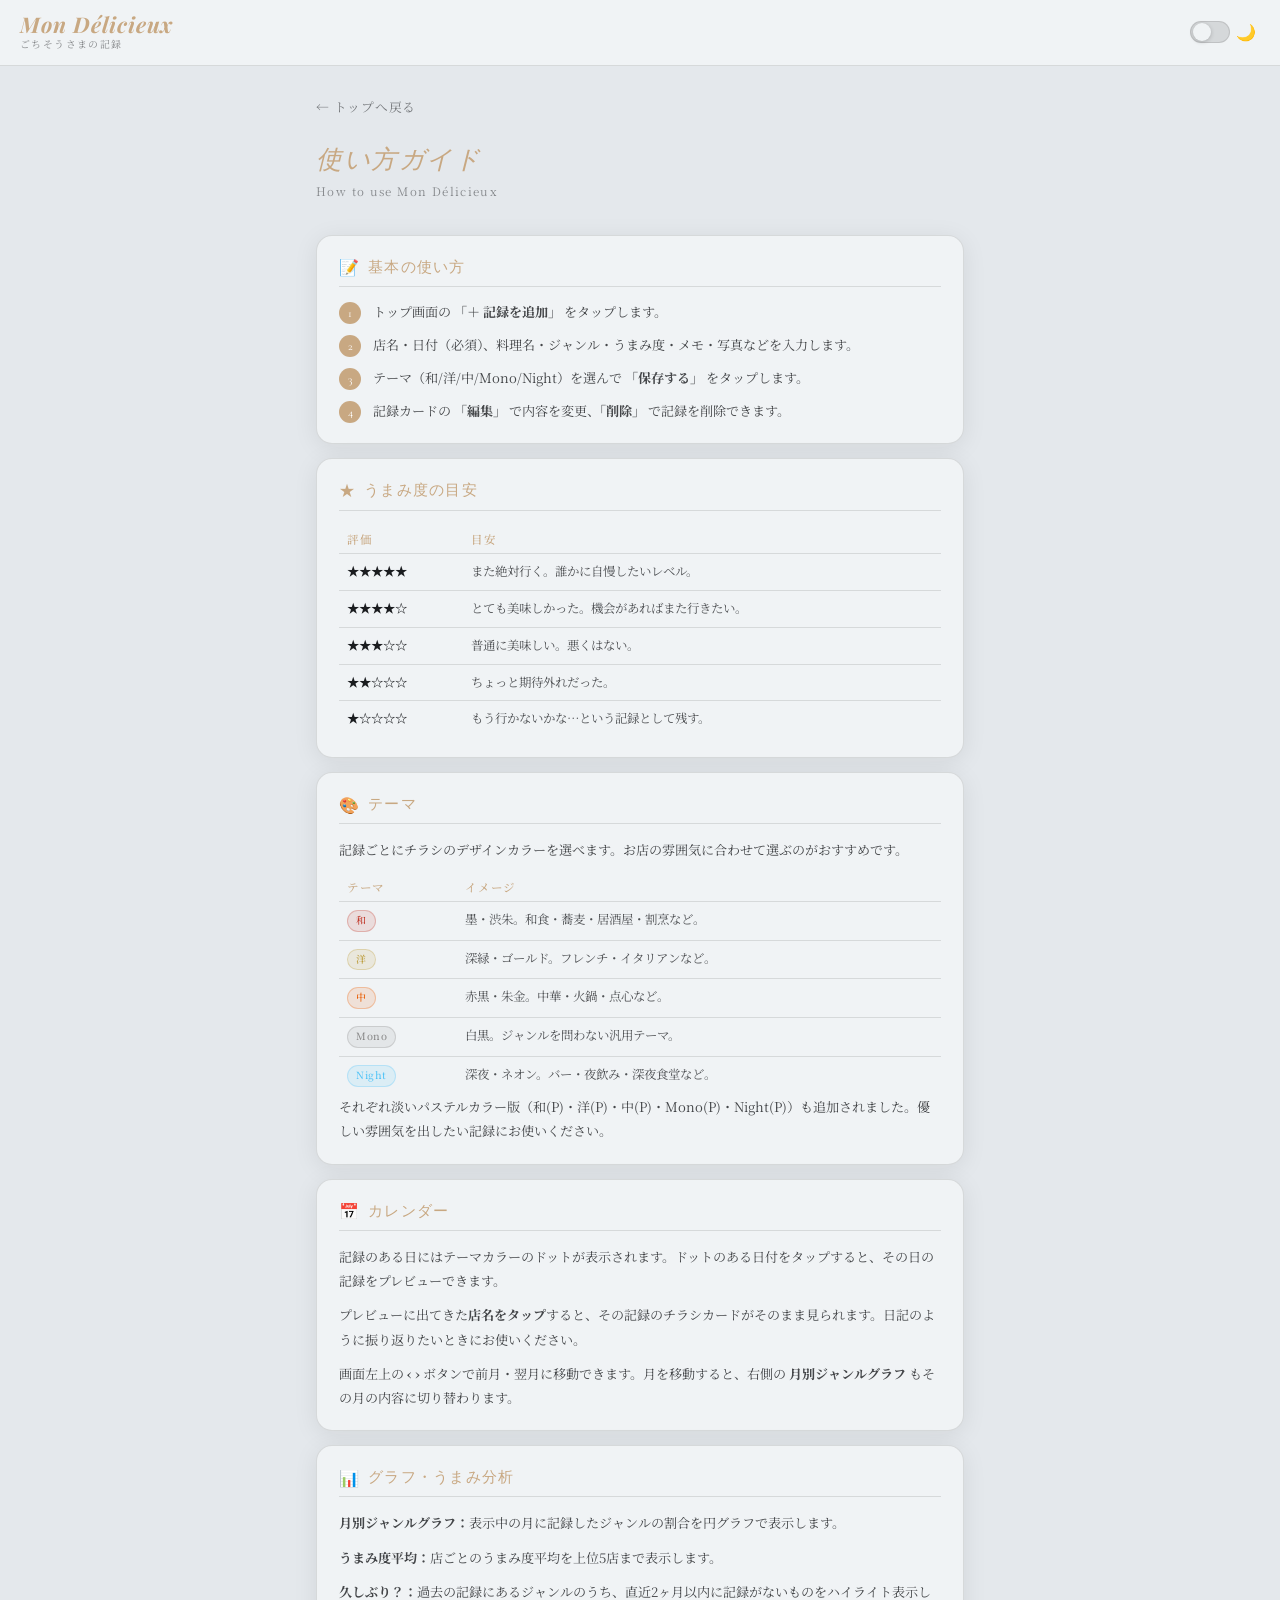
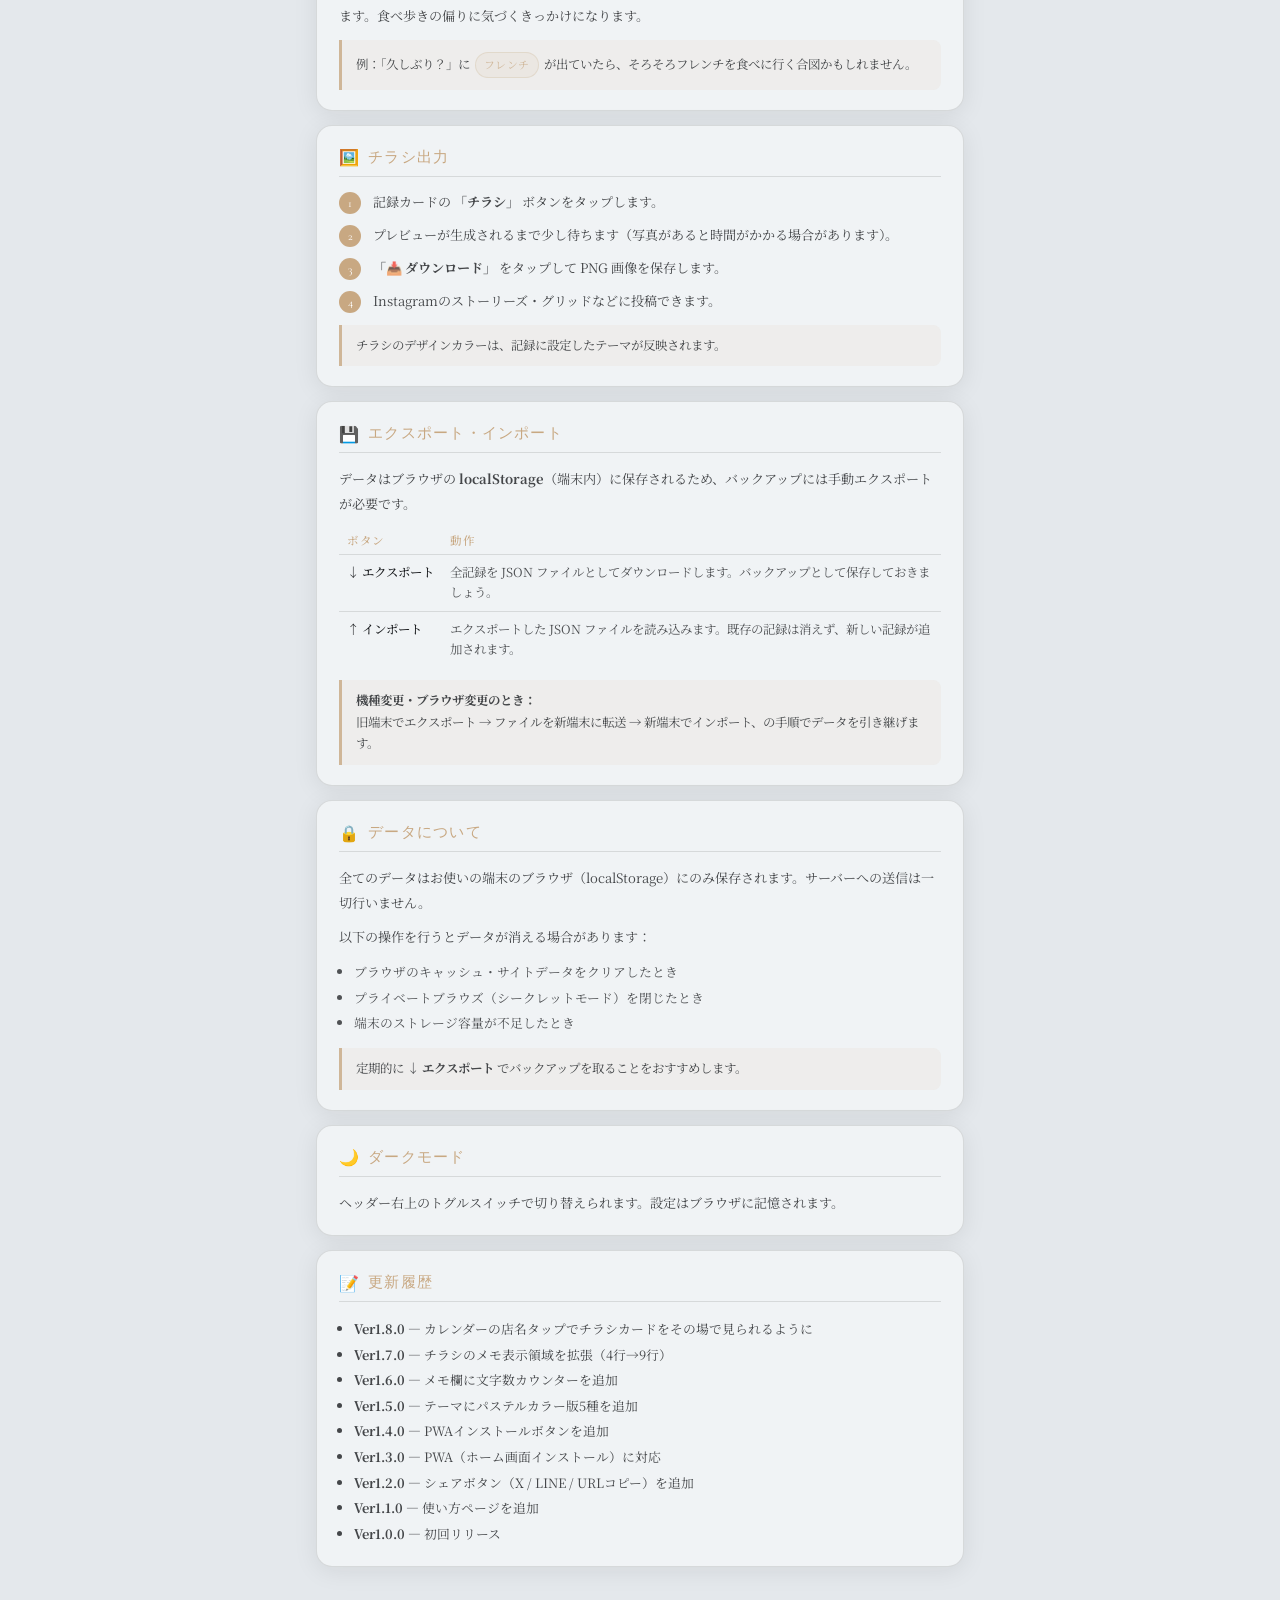
<file: help.html>
<!DOCTYPE html>
<html lang="ja" data-theme="light">
<head>
  <meta charset="UTF-8">
  <meta name="viewport" content="width=device-width, initial-scale=1.0, maximum-scale=1.0">
  <title>使い方 — Mon Délicieux</title>
  <link rel="preconnect" href="https://fonts.googleapis.com">
  <link rel="preconnect" href="https://fonts.gstatic.com" crossorigin>
  <link href="https://fonts.googleapis.com/css2?family=Noto+Serif+JP:wght@300;400;500;700&family=Playfair+Display:ital,wght@0,400;0,700;1,400&family=Cormorant+Garamond:wght@300;400&display=swap" rel="stylesheet">
  <link rel="stylesheet" href="style.css">
  <style>
    .help-main {
      max-width: 680px;
      margin: 0 auto;
      padding: 28px 16px 80px;
    }

    .help-back {
      display: inline-flex;
      align-items: center;
      gap: 6px;
      font-size: 0.8rem;
      color: var(--text);
      opacity: 0.55;
      text-decoration: none;
      letter-spacing: 0.06em;
      margin-bottom: 24px;
      transition: opacity 0.2s;
    }

    .help-back:hover { opacity: 1; }

    .help-page-title {
      font-family: var(--font-display);
      font-size: 1.6rem;
      font-weight: 400;
      font-style: italic;
      color: var(--accent);
      letter-spacing: 0.06em;
      margin-bottom: 6px;
    }

    .help-page-sub {
      font-size: 0.72rem;
      color: var(--text);
      opacity: 0.45;
      letter-spacing: 0.12em;
      margin-bottom: 36px;
    }

    .help-section {
      background: var(--surface);
      border-radius: var(--radius);
      border: 1px solid var(--border);
      box-shadow: var(--shadow);
      padding: 20px 22px;
      margin-bottom: 14px;
      transition: background 0.2s;
    }

    .help-section-title {
      font-family: var(--font-display);
      font-size: 0.95rem;
      font-weight: 400;
      color: var(--accent);
      letter-spacing: 0.08em;
      margin-bottom: 14px;
      padding-bottom: 8px;
      border-bottom: 1px solid var(--border);
      display: flex;
      align-items: center;
      gap: 8px;
    }

    .help-section-icon {
      font-size: 1rem;
    }

    .help-p {
      font-size: 0.82rem;
      line-height: 1.85;
      color: var(--text);
      opacity: 0.8;
      margin-bottom: 10px;
    }

    .help-p:last-child { margin-bottom: 0; }

    .help-steps {
      list-style: none;
      display: flex;
      flex-direction: column;
      gap: 10px;
    }

    .help-step {
      display: flex;
      gap: 12px;
      align-items: flex-start;
    }

    .step-num {
      flex-shrink: 0;
      width: 22px;
      height: 22px;
      background: var(--accent);
      color: #fff;
      border-radius: 50%;
      display: flex;
      align-items: center;
      justify-content: center;
      font-family: var(--font-num);
      font-size: 0.72rem;
      margin-top: 1px;
    }

    .step-text {
      font-size: 0.82rem;
      line-height: 1.75;
      color: var(--text);
      opacity: 0.8;
    }

    .help-table {
      width: 100%;
      border-collapse: collapse;
      font-size: 0.78rem;
      margin-top: 4px;
    }

    .help-table th {
      text-align: left;
      font-weight: 500;
      color: var(--accent);
      padding: 6px 8px;
      border-bottom: 1px solid var(--border);
      letter-spacing: 0.06em;
      font-size: 0.72rem;
    }

    .help-table td {
      padding: 8px 8px;
      border-bottom: 1px solid var(--border);
      color: var(--text);
      opacity: 0.75;
      line-height: 1.6;
      vertical-align: top;
    }

    .help-table tr:last-child td { border-bottom: none; }

    .help-table td:first-child {
      font-weight: 500;
      opacity: 1;
      white-space: nowrap;
    }

    .help-badge {
      display: inline-block;
      font-size: 0.62rem;
      padding: 2px 8px;
      border-radius: 20px;
      letter-spacing: 0.06em;
      font-weight: 500;
      vertical-align: middle;
    }

    .help-note {
      background: rgba(200, 168, 130, 0.1);
      border-left: 3px solid var(--accent);
      border-radius: 0 var(--radius-sm) var(--radius-sm) 0;
      padding: 10px 14px;
      font-size: 0.78rem;
      line-height: 1.75;
      color: var(--text);
      opacity: 0.8;
      margin-top: 12px;
    }

    .help-tag {
      display: inline-block;
      background: rgba(200, 168, 130, 0.12);
      border: 1px solid rgba(200, 168, 130, 0.3);
      color: var(--accent);
      border-radius: 20px;
      padding: 2px 8px;
      font-size: 0.68rem;
      letter-spacing: 0.04em;
      margin: 2px;
    }
  </style>
</head>
<body>

  <!-- ヘッダー -->
  <header class="app-header">
    <div class="header-logo">
      <span class="logo-main">Mon Délicieux</span>
      <span class="logo-sub">ごちそうさまの記録</span>
    </div>
    <button class="dark-toggle" id="dark-toggle" aria-label="ダークモード切替">
      <span class="toggle-track"><span class="toggle-thumb"></span></span>
      <span class="toggle-icon" id="toggle-icon">🌙</span>
    </button>
  </header>

  <main class="help-main">

    <a href="index.html" class="help-back">← トップへ戻る</a>

    <h1 class="help-page-title">使い方ガイド</h1>
    <p class="help-page-sub">How to use Mon Délicieux</p>

    <!-- 基本の使い方 -->
    <div class="help-section">
      <h2 class="help-section-title">
        <span class="help-section-icon">📝</span> 基本の使い方
      </h2>
      <ol class="help-steps">
        <li class="help-step">
          <span class="step-num">1</span>
          <span class="step-text">トップ画面の <strong>「＋ 記録を追加」</strong> をタップします。</span>
        </li>
        <li class="help-step">
          <span class="step-num">2</span>
          <span class="step-text">店名・日付（必須）、料理名・ジャンル・うまみ度・メモ・写真などを入力します。</span>
        </li>
        <li class="help-step">
          <span class="step-num">3</span>
          <span class="step-text">テーマ（和/洋/中/Mono/Night）を選んで <strong>「保存する」</strong> をタップします。</span>
        </li>
        <li class="help-step">
          <span class="step-num">4</span>
          <span class="step-text">記録カードの <strong>「編集」</strong> で内容を変更、<strong>「削除」</strong> で記録を削除できます。</span>
        </li>
      </ol>
    </div>

    <!-- うまみ度 -->
    <div class="help-section">
      <h2 class="help-section-title">
        <span class="help-section-icon">★</span> うまみ度の目安
      </h2>
      <table class="help-table">
        <thead>
          <tr>
            <th>評価</th>
            <th>目安</th>
          </tr>
        </thead>
        <tbody>
          <tr>
            <td>★★★★★</td>
            <td>また絶対行く。誰かに自慢したいレベル。</td>
          </tr>
          <tr>
            <td>★★★★☆</td>
            <td>とても美味しかった。機会があればまた行きたい。</td>
          </tr>
          <tr>
            <td>★★★☆☆</td>
            <td>普通に美味しい。悪くはない。</td>
          </tr>
          <tr>
            <td>★★☆☆☆</td>
            <td>ちょっと期待外れだった。</td>
          </tr>
          <tr>
            <td>★☆☆☆☆</td>
            <td>もう行かないかな…という記録として残す。</td>
          </tr>
        </tbody>
      </table>
    </div>

    <!-- テーマ -->
    <div class="help-section">
      <h2 class="help-section-title">
        <span class="help-section-icon">🎨</span> テーマ
      </h2>
      <p class="help-p">記録ごとにチラシのデザインカラーを選べます。お店の雰囲気に合わせて選ぶのがおすすめです。</p>
      <table class="help-table">
        <thead>
          <tr><th>テーマ</th><th>イメージ</th></tr>
        </thead>
        <tbody>
          <tr>
            <td><span class="help-badge badge-wa">和</span></td>
            <td>墨・渋朱。和食・蕎麦・居酒屋・割烹など。</td>
          </tr>
          <tr>
            <td><span class="help-badge badge-yo">洋</span></td>
            <td>深緑・ゴールド。フレンチ・イタリアンなど。</td>
          </tr>
          <tr>
            <td><span class="help-badge badge-chu">中</span></td>
            <td>赤黒・朱金。中華・火鍋・点心など。</td>
          </tr>
          <tr>
            <td><span class="help-badge badge-mono">Mono</span></td>
            <td>白黒。ジャンルを問わない汎用テーマ。</td>
          </tr>
          <tr>
            <td><span class="help-badge badge-night">Night</span></td>
            <td>深夜・ネオン。バー・夜飲み・深夜食堂など。</td>
          </tr>
        </tbody>
      </table>
      <p class="help-p">それぞれ淡いパステルカラー版（和(P)・洋(P)・中(P)・Mono(P)・Night(P)）も追加されました。優しい雰囲気を出したい記録にお使いください。</p>
    </div>

    <!-- カレンダー -->
    <div class="help-section">
      <h2 class="help-section-title">
        <span class="help-section-icon">📅</span> カレンダー
      </h2>
      <p class="help-p">記録のある日にはテーマカラーのドットが表示されます。ドットのある日付をタップすると、その日の記録をプレビューできます。</p>
      <p class="help-p">プレビューに出てきた<strong>店名をタップ</strong>すると、その記録のチラシカードがそのまま見られます。日記のように振り返りたいときにお使いください。</p>
      <p class="help-p">画面左上の <strong>‹ ›</strong> ボタンで前月・翌月に移動できます。月を移動すると、右側の <strong>月別ジャンルグラフ</strong> もその月の内容に切り替わります。</p>
    </div>

    <!-- グラフ・分析 -->
    <div class="help-section">
      <h2 class="help-section-title">
        <span class="help-section-icon">📊</span> グラフ・うまみ分析
      </h2>
      <p class="help-p"><strong>月別ジャンルグラフ：</strong>表示中の月に記録したジャンルの割合を円グラフで表示します。</p>
      <p class="help-p"><strong>うまみ度平均：</strong>店ごとのうまみ度平均を上位5店まで表示します。</p>
      <p class="help-p"><strong>久しぶり？：</strong>過去の記録にあるジャンルのうち、直近2ヶ月以内に記録がないものをハイライト表示します。食べ歩きの偏りに気づくきっかけになります。</p>
      <div class="help-note">
        例：「久しぶり？」に <span class="help-tag">フレンチ</span> が出ていたら、そろそろフレンチを食べに行く合図かもしれません。
      </div>
    </div>

    <!-- チラシ出力 -->
    <div class="help-section">
      <h2 class="help-section-title">
        <span class="help-section-icon">🖼️</span> チラシ出力
      </h2>
      <ol class="help-steps">
        <li class="help-step">
          <span class="step-num">1</span>
          <span class="step-text">記録カードの <strong>「チラシ」</strong> ボタンをタップします。</span>
        </li>
        <li class="help-step">
          <span class="step-num">2</span>
          <span class="step-text">プレビューが生成されるまで少し待ちます（写真があると時間がかかる場合があります）。</span>
        </li>
        <li class="help-step">
          <span class="step-num">3</span>
          <span class="step-text"><strong>「📥 ダウンロード」</strong> をタップして PNG 画像を保存します。</span>
        </li>
        <li class="help-step">
          <span class="step-num">4</span>
          <span class="step-text">Instagramのストーリーズ・グリッドなどに投稿できます。</span>
        </li>
      </ol>
      <div class="help-note">
        チラシのデザインカラーは、記録に設定したテーマが反映されます。
      </div>
    </div>

    <!-- エクスポート・インポート -->
    <div class="help-section">
      <h2 class="help-section-title">
        <span class="help-section-icon">💾</span> エクスポート・インポート
      </h2>
      <p class="help-p">データはブラウザの <strong>localStorage</strong>（端末内）に保存されるため、バックアップには手動エクスポートが必要です。</p>
      <table class="help-table">
        <thead>
          <tr><th>ボタン</th><th>動作</th></tr>
        </thead>
        <tbody>
          <tr>
            <td>↓ エクスポート</td>
            <td>全記録を JSON ファイルとしてダウンロードします。バックアップとして保存しておきましょう。</td>
          </tr>
          <tr>
            <td>↑ インポート</td>
            <td>エクスポートした JSON ファイルを読み込みます。既存の記録は消えず、新しい記録が追加されます。</td>
          </tr>
        </tbody>
      </table>
      <div class="help-note">
        <strong>機種変更・ブラウザ変更のとき：</strong><br>
        旧端末でエクスポート → ファイルを新端末に転送 → 新端末でインポート、の手順でデータを引き継げます。
      </div>
    </div>

    <!-- データについて -->
    <div class="help-section">
      <h2 class="help-section-title">
        <span class="help-section-icon">🔒</span> データについて
      </h2>
      <p class="help-p">全てのデータはお使いの端末のブラウザ（localStorage）にのみ保存されます。サーバーへの送信は一切行いません。</p>
      <p class="help-p">以下の操作を行うとデータが消える場合があります：</p>
      <ul style="font-size:0.8rem;line-height:2;padding-left:1.2em;color:var(--text);opacity:0.75;margin-bottom:8px">
        <li>ブラウザのキャッシュ・サイトデータをクリアしたとき</li>
        <li>プライベートブラウズ（シークレットモード）を閉じたとき</li>
        <li>端末のストレージ容量が不足したとき</li>
      </ul>
      <div class="help-note">
        定期的に <strong>↓ エクスポート</strong> でバックアップを取ることをおすすめします。
      </div>
    </div>

    <!-- ダークモード -->
    <div class="help-section">
      <h2 class="help-section-title">
        <span class="help-section-icon">🌙</span> ダークモード
      </h2>
      <p class="help-p">ヘッダー右上のトグルスイッチで切り替えられます。設定はブラウザに記憶されます。</p>
    </div>

    <!-- 更新履歴 -->
    <div class="help-section">
      <h2 class="help-section-title">
        <span class="help-section-icon">📝</span> 更新履歴
      </h2>
      <ul style="font-size:0.8rem;line-height:2;padding-left:1.2em;color:var(--text);opacity:0.8">
        <li><strong>Ver1.8.0</strong> — カレンダーの店名タップでチラシカードをその場で見られるように</li>
        <li><strong>Ver1.7.0</strong> — チラシのメモ表示領域を拡張（4行→9行）</li>
        <li><strong>Ver1.6.0</strong> — メモ欄に文字数カウンターを追加</li>
        <li><strong>Ver1.5.0</strong> — テーマにパステルカラー版5種を追加</li>
        <li><strong>Ver1.4.0</strong> — PWAインストールボタンを追加</li>
        <li><strong>Ver1.3.0</strong> — PWA（ホーム画面インストール）に対応</li>
        <li><strong>Ver1.2.0</strong> — シェアボタン（X / LINE / URLコピー）を追加</li>
        <li><strong>Ver1.1.0</strong> — 使い方ページを追加</li>
        <li><strong>Ver1.0.0</strong> — 初回リリース</li>
      </ul>
    </div>

  </main>

  <script>
    (function () {
      const THEME_KEY = 'mondelicieux_theme';
      function applyTheme(mode) {
        document.documentElement.dataset.theme = mode;
        document.getElementById('toggle-icon').textContent = mode === 'dark' ? '☀️' : '🌙';
        localStorage.setItem(THEME_KEY, mode);
      }
      applyTheme(localStorage.getItem(THEME_KEY) || 'light');
      document.getElementById('dark-toggle').addEventListener('click', () => {
        const current = document.documentElement.dataset.theme || 'light';
        applyTheme(current === 'light' ? 'dark' : 'light');
      });
    })();
  </script>

</body>
</html>
</file>
<file: style.css>
/* ============================================================
   Mon Délicieux — style.css
   ============================================================ */

/* === Reset & Base === */
*, *::before, *::after {
  box-sizing: border-box;
  margin: 0;
  padding: 0;
}

:root {
  --bg:       #e4e8ec;
  --surface:  #f0f3f5;
  --text:     #1a1c1f;
  --accent:   #c8a882;
  --border:   rgba(26, 28, 31, 0.12);
  --shadow:   0 4px 24px rgba(26, 28, 31, 0.08);
  --radius:   16px;
  --radius-sm: 8px;
  --font-body:    'Noto Serif JP', 'Hiragino Mincho ProN', serif;
  --font-display: 'Playfair Display', Georgia, serif;
  --font-num:     'Cormorant Garamond', Georgia, serif;
  --transition:   0.2s ease;
}

[data-theme="dark"] {
  --bg:       #1a1c1f;
  --surface:  #23262a;
  --text:     #e4e8ec;
  --accent:   #c8a882;
  --border:   rgba(228, 232, 236, 0.12);
  --shadow:   0 4px 24px rgba(0, 0, 0, 0.32);
}

html {
  scroll-behavior: smooth;
}

body {
  font-family: var(--font-body);
  background: var(--bg);
  color: var(--text);
  min-height: 100vh;
  transition: background var(--transition), color var(--transition);
  -webkit-font-smoothing: antialiased;
  -moz-osx-font-smoothing: grayscale;
}

/* === Header === */
.app-header {
  position: sticky;
  top: 0;
  z-index: 100;
  display: flex;
  align-items: center;
  justify-content: space-between;
  padding: 14px 20px;
  background: var(--surface);
  border-bottom: 1px solid var(--border);
  backdrop-filter: blur(12px);
  -webkit-backdrop-filter: blur(12px);
  transition: background var(--transition);
}

.header-logo {
  display: flex;
  flex-direction: column;
  gap: 1px;
}

.logo-main {
  font-family: var(--font-display);
  font-size: 1.35rem;
  font-weight: 700;
  letter-spacing: 0.04em;
  color: var(--accent);
  line-height: 1;
  font-style: italic;
}

.logo-version {
  font-family: var(--font-body);
  font-size: 0.6rem;
  font-weight: 400;
  font-style: normal;
  letter-spacing: 0.03em;
  opacity: 0.4;
  vertical-align: middle;
  margin-left: 2px;
}

.logo-sub {
  font-size: 0.62rem;
  letter-spacing: 0.14em;
  color: var(--text);
  opacity: 0.5;
}

/* === PWA Install Button === */
.btn-pwa-install {
  display: inline-flex;
  align-items: center;
  gap: 5px;
  padding: 6px 12px;
  background: var(--accent);
  color: #fff;
  border: none;
  border-radius: 20px;
  font-family: var(--font-body);
  font-size: 0.75rem;
  letter-spacing: 0.06em;
  cursor: pointer;
  transition: opacity var(--transition), transform var(--transition);
}

.btn-pwa-install:hover  { opacity: 0.85; transform: translateY(-1px); }
.btn-pwa-install:active { transform: translateY(0); }

/* === iOS PWA Banner === */
.ios-pwa-banner {
  position: fixed;
  bottom: 0;
  left: 0;
  right: 0;
  z-index: 9000;
  padding: 0 16px 16px;
  transform: translateY(110%);
  transition: transform 0.35s cubic-bezier(0.34, 1.56, 0.64, 1);
}

.ios-pwa-banner.show {
  transform: translateY(0);
}

.ios-pwa-inner {
  display: flex;
  align-items: center;
  justify-content: space-between;
  gap: 12px;
  background: var(--surface);
  border: 1px solid var(--border);
  border-radius: var(--radius);
  padding: 14px 16px;
  box-shadow: 0 -4px 32px rgba(0,0,0,0.15);
}

.ios-pwa-text {
  display: flex;
  flex-direction: column;
  gap: 4px;
}

.ios-pwa-title {
  font-size: 0.84rem;
  font-weight: 500;
  color: var(--text);
  letter-spacing: 0.04em;
}

.ios-pwa-desc {
  font-size: 0.75rem;
  color: var(--text);
  opacity: 0.6;
  letter-spacing: 0.03em;
}

.ios-pwa-close {
  background: none;
  border: none;
  font-size: 1.1rem;
  color: var(--text);
  opacity: 0.4;
  cursor: pointer;
  padding: 4px 8px;
  flex-shrink: 0;
}

.ios-pwa-arrow {
  text-align: center;
  font-size: 0.65rem;
  color: var(--accent);
  margin-top: 4px;
  letter-spacing: 0.2em;
  animation: bounce-arrow 1.4s ease-in-out infinite;
}

@keyframes bounce-arrow {
  0%, 100% { transform: translateY(0); }
  50%       { transform: translateY(4px); }
}

/* === Dark Mode Toggle === */
.dark-toggle {
  display: flex;
  align-items: center;
  gap: 6px;
  background: none;
  border: none;
  cursor: pointer;
  padding: 4px;
}

.toggle-track {
  display: inline-flex;
  align-items: center;
  width: 40px;
  height: 22px;
  background: var(--border);
  border-radius: 11px;
  padding: 2px;
  transition: background var(--transition);
  border: 1px solid var(--border);
}

[data-theme="dark"] .toggle-track {
  background: var(--accent);
}

.toggle-thumb {
  width: 18px;
  height: 18px;
  background: var(--surface);
  border-radius: 50%;
  transition: transform var(--transition);
  box-shadow: 0 1px 4px rgba(0, 0, 0, 0.2);
}

[data-theme="dark"] .toggle-thumb {
  transform: translateX(18px);
}

.toggle-icon {
  font-size: 1rem;
}

/* === Main === */
.app-main {
  max-width: 760px;
  margin: 0 auto;
  padding: 20px 16px 80px;
}

/* === CTA Bar === */
.cta-bar {
  display: flex;
  align-items: center;
  justify-content: space-between;
  margin-bottom: 20px;
  gap: 12px;
  flex-wrap: wrap;
}

.data-actions {
  display: flex;
  gap: 8px;
}

/* === Buttons === */
.btn-primary {
  background: var(--accent);
  color: #fff;
  border: none;
  border-radius: var(--radius-sm);
  padding: 11px 22px;
  font-family: var(--font-body);
  font-size: 0.88rem;
  cursor: pointer;
  letter-spacing: 0.06em;
  font-weight: 500;
  transition: opacity var(--transition), transform var(--transition);
}

.btn-primary:hover  { opacity: 0.88; transform: translateY(-1px); }
.btn-primary:active { transform: translateY(0); opacity: 1; }

.btn-ghost {
  background: transparent;
  color: var(--text);
  border: 1px solid var(--border);
  border-radius: var(--radius-sm);
  padding: 8px 14px;
  font-family: var(--font-body);
  font-size: 0.8rem;
  cursor: pointer;
  letter-spacing: 0.04em;
  transition: background var(--transition);
}

.btn-ghost:hover { background: var(--border); }

.btn-danger {
  background: #c0392b;
  color: #fff;
  border: none;
  border-radius: var(--radius-sm);
  padding: 11px 22px;
  font-family: var(--font-body);
  font-size: 0.88rem;
  cursor: pointer;
  letter-spacing: 0.04em;
  transition: opacity var(--transition);
}

.btn-danger:hover { opacity: 0.85; }

/* === Share Bar === */
.share-bar {
  display: flex;
  align-items: center;
  justify-content: flex-end;
  gap: 8px;
  margin-bottom: 20px;
  flex-wrap: wrap;
}

.share-label {
  font-size: 0.72rem;
  letter-spacing: 0.1em;
  color: var(--text);
  opacity: 0.45;
  margin-right: 4px;
}

.share-icon-btn {
  display: inline-flex;
  align-items: center;
  justify-content: center;
  width: 34px;
  height: 34px;
  border-radius: 50%;
  cursor: pointer;
  text-decoration: none;
  border: none;
  transition: opacity var(--transition), transform var(--transition);
  flex-shrink: 0;
}

.share-icon-btn:hover  { opacity: 0.8; transform: translateY(-2px); }
.share-icon-btn:active { transform: translateY(0); opacity: 1; }

.share-x {
  background: #000;
  color: #fff;
}

[data-theme="dark"] .share-x {
  background: #e4e8ec;
  color: #000;
}

.share-line {
  background: #06c755;
  color: #fff;
}

.share-copy {
  background: var(--border);
  color: var(--text);
}

.share-toast {
  position: fixed;
  bottom: 32px;
  left: 50%;
  transform: translateX(-50%) translateY(20px);
  background: var(--text);
  color: var(--bg);
  padding: 10px 22px;
  border-radius: 24px;
  font-size: 0.82rem;
  letter-spacing: 0.06em;
  opacity: 0;
  pointer-events: none;
  transition: opacity 0.25s ease, transform 0.25s ease;
  z-index: 9999;
  white-space: nowrap;
}

.share-toast.show {
  opacity: 1;
  transform: translateX(-50%) translateY(0);
}

/* === Bento Grid === */
.bento-grid {
  display: grid;
  grid-template-columns: 1fr 1fr;
  gap: 14px;
  margin-bottom: 28px;
}

.bento-card {
  background: var(--surface);
  border-radius: var(--radius);
  padding: 16px;
  border: 1px solid var(--border);
  box-shadow: var(--shadow);
  transition: background var(--transition);
}

.calendar-card { grid-column: 1; grid-row: 1 / 3; }
.chart-card    { grid-column: 2; grid-row: 1; }
.analysis-card { grid-column: 2; grid-row: 2; }

.card-title {
  font-family: var(--font-display);
  font-size: 0.88rem;
  font-weight: 400;
  letter-spacing: 0.08em;
  color: var(--accent);
  margin-bottom: 12px;
}

/* === Calendar === */
.calendar-nav {
  display: flex;
  align-items: center;
  justify-content: space-between;
  margin-bottom: 10px;
}

.cal-title {
  font-family: var(--font-num);
  font-size: 0.95rem;
  letter-spacing: 0.06em;
}

.cal-btn {
  background: none;
  border: none;
  font-size: 1.2rem;
  cursor: pointer;
  color: var(--text);
  padding: 4px 8px;
  border-radius: 4px;
  line-height: 1;
  transition: background var(--transition);
}

.cal-btn:hover { background: var(--border); }

.cal-weekdays {
  display: grid;
  grid-template-columns: repeat(7, 1fr);
  text-align: center;
  font-size: 0.62rem;
  color: var(--text);
  opacity: 0.45;
  margin-bottom: 4px;
  letter-spacing: 0.02em;
}

.cal-grid {
  display: grid;
  grid-template-columns: repeat(7, 1fr);
  gap: 2px;
}

.cal-day {
  aspect-ratio: 1;
  display: flex;
  flex-direction: column;
  align-items: center;
  justify-content: center;
  font-size: 0.68rem;
  border-radius: 6px;
  position: relative;
  font-family: var(--font-num);
  transition: background var(--transition);
}

.cal-day.has-record {
  cursor: pointer;
  font-weight: 700;
}

.cal-day.has-record:hover {
  background: var(--border);
}

.cal-day.today {
  background: var(--accent);
  color: #fff;
  border-radius: 50%;
}

.cal-day.today:hover {
  background: var(--accent);
  opacity: 0.88;
}

.cal-dot {
  width: 5px;
  height: 5px;
  border-radius: 50%;
  margin-top: 1px;
  flex-shrink: 0;
}

.cal-day.empty {
  opacity: 0;
  pointer-events: none;
}

.cal-preview {
  margin-top: 10px;
  background: var(--bg);
  border-radius: var(--radius-sm);
  padding: 10px 12px;
  font-size: 0.72rem;
  border: 1px solid var(--border);
  line-height: 1.6;
}

/* === Chart === */
.chart-wrap {
  position: relative;
  height: 130px;
  display: flex;
  align-items: center;
  justify-content: center;
}

.chart-wrap canvas {
  max-height: 130px;
}

.no-data-msg {
  text-align: center;
  font-size: 0.72rem;
  color: var(--text);
  opacity: 0.4;
  padding: 16px 0;
}

/* === Analysis === */
.avg-scores {
  margin-bottom: 12px;
}

.avg-score-item {
  display: flex;
  justify-content: space-between;
  align-items: center;
  font-size: 0.7rem;
  padding: 4px 0;
  border-bottom: 1px solid var(--border);
}

.avg-score-item:last-child {
  border-bottom: none;
}

.avg-score-name {
  overflow: hidden;
  text-overflow: ellipsis;
  white-space: nowrap;
  max-width: 110px;
}

.avg-score-val {
  font-family: var(--font-num);
  font-size: 0.9rem;
  color: var(--accent);
  flex-shrink: 0;
}

.missing-label {
  font-size: 0.6rem;
  color: var(--text);
  opacity: 0.45;
  letter-spacing: 0.1em;
  text-transform: uppercase;
  margin-bottom: 5px;
}

.missing-tags {
  display: flex;
  flex-wrap: wrap;
  gap: 4px;
}

.missing-tag {
  background: rgba(200, 168, 130, 0.12);
  border: 1px solid rgba(200, 168, 130, 0.3);
  color: var(--accent);
  border-radius: 20px;
  padding: 2px 8px;
  font-size: 0.62rem;
  letter-spacing: 0.06em;
}

/* === Records Section === */
.records-section {
  margin-top: 4px;
}

.section-title {
  font-family: var(--font-display);
  font-size: 1.05rem;
  font-weight: 400;
  letter-spacing: 0.1em;
  color: var(--accent);
  margin-bottom: 14px;
  padding-bottom: 8px;
  border-bottom: 1px solid var(--border);
}

.records-list {
  display: flex;
  flex-direction: column;
  gap: 12px;
}

.records-empty {
  text-align: center;
  padding: 48px 20px;
  color: var(--text);
  opacity: 0.38;
  font-size: 0.85rem;
  line-height: 2;
}

/* === Record Card === */
.record-card {
  background: var(--surface);
  border-radius: var(--radius);
  border: 1px solid var(--border);
  box-shadow: var(--shadow);
  overflow: hidden;
  display: flex;
  transition: transform var(--transition), box-shadow var(--transition);
}

.record-card:hover {
  transform: translateY(-2px);
  box-shadow: 0 8px 32px rgba(26, 28, 31, 0.13);
}

.record-card-img {
  width: 96px;
  min-height: 96px;
  object-fit: cover;
  flex-shrink: 0;
}

.record-card-img-placeholder {
  width: 96px;
  min-height: 96px;
  background: var(--border);
  display: flex;
  align-items: center;
  justify-content: center;
  font-size: 1.8rem;
  flex-shrink: 0;
  opacity: 0.4;
}

.record-card-body {
  flex: 1;
  padding: 12px 14px;
  display: flex;
  flex-direction: column;
  gap: 4px;
  min-width: 0;
}

.record-shop {
  font-size: 0.95rem;
  font-weight: 700;
  letter-spacing: 0.02em;
  line-height: 1.3;
  white-space: nowrap;
  overflow: hidden;
  text-overflow: ellipsis;
}

.record-dish {
  font-size: 0.76rem;
  color: var(--text);
  opacity: 0.6;
  letter-spacing: 0.02em;
  white-space: nowrap;
  overflow: hidden;
  text-overflow: ellipsis;
}

.record-meta {
  display: flex;
  align-items: center;
  gap: 7px;
  flex-wrap: wrap;
  margin-top: 2px;
}

.record-date {
  font-family: var(--font-num);
  font-size: 0.7rem;
  color: var(--text);
  opacity: 0.45;
  letter-spacing: 0.04em;
}

.record-stars {
  font-size: 0.72rem;
  letter-spacing: 0.5px;
}

.record-theme-badge {
  font-size: 0.58rem;
  padding: 2px 6px;
  border-radius: 20px;
  letter-spacing: 0.08em;
  font-weight: 500;
}

.badge-wa    { background: rgba(192, 57, 43, 0.12); color: #c0392b; border: 1px solid rgba(192, 57, 43, 0.28); }
.badge-yo    { background: rgba(184, 150, 46, 0.12); color: #b8962e; border: 1px solid rgba(184, 150, 46, 0.28); }
.badge-chu   { background: rgba(232, 93, 4, 0.12);  color: #e85d04; border: 1px solid rgba(232, 93, 4, 0.28); }
.badge-mono  { background: rgba(136, 136, 136, 0.12); color: #888; border: 1px solid rgba(136, 136, 136, 0.28); }
.badge-night { background: rgba(79, 195, 247, 0.12); color: #4fc3f7; border: 1px solid rgba(79, 195, 247, 0.28); }
.badge-wa-pastel    { background: rgba(192, 57, 43, 0.10);  color: #c0392b; border: 1px solid rgba(192, 57, 43, 0.24); }
.badge-yo-pastel    { background: rgba(138, 122, 30, 0.10); color: #8a7a1e; border: 1px solid rgba(138, 122, 30, 0.24); }
.badge-chu-pastel   { background: rgba(194, 78, 0, 0.10);   color: #c24e00; border: 1px solid rgba(194, 78, 0, 0.24); }
.badge-mono-pastel  { background: rgba(85, 85, 85, 0.10);   color: #555;    border: 1px solid rgba(85, 85, 85, 0.24); }
.badge-night-pastel { background: rgba(47, 111, 168, 0.10); color: #2f6fa8; border: 1px solid rgba(47, 111, 168, 0.24); }

.record-memo {
  font-size: 0.7rem;
  color: var(--text);
  opacity: 0.55;
  line-height: 1.55;
  display: -webkit-box;
  -webkit-line-clamp: 2;
  -webkit-box-orient: vertical;
  overflow: hidden;
}

.record-actions {
  display: flex;
  gap: 6px;
  margin-top: 4px;
}

.btn-action {
  background: transparent;
  border: 1px solid var(--border);
  border-radius: 20px;
  padding: 3px 10px;
  font-size: 0.62rem;
  cursor: pointer;
  color: var(--text);
  font-family: var(--font-body);
  letter-spacing: 0.06em;
  transition: background var(--transition);
}

.btn-action:hover { background: var(--border); }

.btn-action.del {
  color: #c0392b;
  border-color: rgba(192, 57, 43, 0.3);
}

.btn-action.del:hover {
  background: rgba(192, 57, 43, 0.1);
}

/* === Modal === */
.modal {
  position: fixed;
  inset: 0;
  z-index: 200;
  display: flex;
  align-items: flex-end;
  justify-content: center;
}

.modal.hidden { display: none !important; }

.modal-overlay {
  position: absolute;
  inset: 0;
  background: rgba(0, 0, 0, 0.48);
  backdrop-filter: blur(4px);
  -webkit-backdrop-filter: blur(4px);
}

.modal-panel {
  position: relative;
  z-index: 1;
  width: 100%;
  max-width: 560px;
  max-height: 92vh;
  overflow-y: auto;
  border-radius: var(--radius) var(--radius) 0 0;
  padding: 20px 20px 28px;
  background: var(--surface);
  border: 1px solid var(--border);
  border-bottom: none;
  animation: slideUp 0.22s ease;
  -webkit-overflow-scrolling: touch;
}

@keyframes slideUp {
  from { transform: translateY(32px); opacity: 0; }
  to   { transform: translateY(0);    opacity: 1; }
}

.glass {
  background: rgba(240, 243, 245, 0.94);
  backdrop-filter: blur(20px);
  -webkit-backdrop-filter: blur(20px);
}

[data-theme="dark"] .glass {
  background: rgba(35, 38, 42, 0.94);
}

.modal-header {
  display: flex;
  align-items: center;
  justify-content: space-between;
  margin-bottom: 18px;
}

.modal-title {
  font-family: var(--font-display);
  font-size: 1.05rem;
  font-weight: 400;
  letter-spacing: 0.07em;
  color: var(--accent);
}

.modal-close {
  background: none;
  border: none;
  font-size: 1.4rem;
  cursor: pointer;
  color: var(--text);
  opacity: 0.4;
  padding: 2px 8px;
  border-radius: 4px;
  line-height: 1;
  transition: opacity var(--transition);
}

.modal-close:hover { opacity: 0.9; }

/* === Form === */
.record-form {
  display: flex;
  flex-direction: column;
  gap: 14px;
}

.form-row {
  display: grid;
  grid-template-columns: 1fr 1fr;
  gap: 12px;
}

.form-group {
  display: flex;
  flex-direction: column;
  gap: 5px;
}

.form-label {
  font-size: 0.7rem;
  letter-spacing: 0.1em;
  color: var(--text);
  opacity: 0.6;
}

.required { color: var(--accent); }

.form-input {
  background: var(--bg);
  border: 1px solid var(--border);
  border-radius: var(--radius-sm);
  padding: 9px 12px;
  font-family: var(--font-body);
  font-size: 0.88rem;
  color: var(--text);
  outline: none;
  width: 100%;
  transition: border-color var(--transition), background var(--transition);
  appearance: none;
  -webkit-appearance: none;
}

.form-input:focus {
  border-color: var(--accent);
}

.form-textarea {
  resize: vertical;
  min-height: 72px;
  line-height: 1.6;
}

.memo-counter {
  align-self: flex-end;
  font-size: 0.68rem;
  color: var(--text);
  opacity: 0.4;
  letter-spacing: 0.03em;
}

.memo-counter.is-over {
  color: #c0392b;
  opacity: 0.85;
}

select.form-input {
  background-image: url("data:image/svg+xml,%3Csvg xmlns='http://www.w3.org/2000/svg' width='12' height='8' viewBox='0 0 12 8'%3E%3Cpath d='M1 1l5 5 5-5' stroke='%23c8a882' stroke-width='1.5' fill='none' stroke-linecap='round'/%3E%3C/svg%3E");
  background-repeat: no-repeat;
  background-position: right 12px center;
  padding-right: 32px;
  cursor: pointer;
}

/* === Star Rating === */
.star-selector {
  display: flex;
  gap: 6px;
  cursor: pointer;
  padding: 4px 0;
}

.star-btn {
  font-size: 1.5rem;
  color: var(--border);
  transition: color var(--transition), transform var(--transition);
  user-select: none;
  line-height: 1;
}

.star-btn.active { color: var(--accent); }
.star-btn:hover  { transform: scale(1.18); color: var(--accent); }

/* === Theme Selector === */
.theme-selector {
  display: flex;
  gap: 6px;
  flex-wrap: wrap;
}

.theme-selector + .theme-selector {
  margin-top: 6px;
}

.theme-opt {
  display: flex;
  align-items: center;
  gap: 4px;
  padding: 5px 12px;
  border-radius: 20px;
  font-size: 0.74rem;
  cursor: pointer;
  border: 1px solid var(--border);
  transition: border-color var(--transition), background var(--transition);
  letter-spacing: 0.06em;
  user-select: none;
}

.theme-opt input[type="radio"] { display: none; }

.theme-opt.selected {
  border-color: var(--accent);
  background: rgba(200, 168, 130, 0.14);
}

/* === Image Upload === */
.image-upload-label {
  display: inline-flex;
  align-items: center;
  gap: 6px;
  padding: 8px 14px;
  background: var(--bg);
  border: 1px dashed var(--border);
  border-radius: var(--radius-sm);
  cursor: pointer;
  font-size: 0.8rem;
  color: var(--text);
  opacity: 0.7;
  transition: border-color var(--transition), opacity var(--transition);
}

.image-upload-label:hover {
  border-color: var(--accent);
  opacity: 1;
}

.image-preview-wrap {
  margin-top: 8px;
  border-radius: var(--radius-sm);
  overflow: hidden;
}

.image-preview-wrap img {
  width: 100%;
  max-height: 160px;
  object-fit: cover;
  display: block;
  border-radius: var(--radius-sm);
}

/* === Form Actions === */
.form-actions {
  display: flex;
  gap: 10px;
  justify-content: flex-end;
  padding-top: 4px;
}

/* === Flyer Modal === */
.flyer-panel {
  max-width: 420px;
  align-self: center;
  border-radius: var(--radius);
  border-bottom: 1px solid var(--border);
}

.flyer-preview-container {
  display: flex;
  justify-content: center;
  align-items: center;
  max-height: 55vh;
  overflow: auto;
  margin: 14px 0;
  min-height: 80px;
}

.flyer-preview-container img {
  max-width: 100%;
  border-radius: var(--radius-sm);
  box-shadow: var(--shadow);
  animation: flyerPop 0.55s cubic-bezier(0.22, 1.4, 0.36, 1);
}

@keyframes flyerPop {
  0%   { transform: scale(0.6); opacity: 0; }
  60%  { transform: scale(1.05); opacity: 1; }
  80%  { transform: scale(0.98); }
  100% { transform: scale(1); }
}

.flyer-loading {
  font-size: 0.8rem;
  color: var(--text);
  opacity: 0.4;
  letter-spacing: 0.08em;
}

/* === Delete Modal === */
.delete-panel {
  max-width: 320px;
  align-self: center;
  border-radius: var(--radius);
  border-bottom: 1px solid var(--border);
  text-align: center;
  padding: 28px 24px;
}

.delete-msg {
  font-size: 0.8rem;
  color: var(--text);
  opacity: 0.5;
  margin: 10px 0 22px;
}

/* === Flyer Render (Hidden) === */
.flyer-render {
  position: fixed;
  left: -9999px;
  top: 0;
  width: 540px;
  pointer-events: none;
  z-index: -1;
}

/* === Utilities === */
.hidden { display: none !important; }

/* === Responsive === */
@media (max-width: 580px) {
  .bento-grid {
    grid-template-columns: 1fr;
  }
  .calendar-card { grid-column: 1; grid-row: 1; }
  .chart-card    { grid-column: 1; grid-row: 2; }
  .analysis-card { grid-column: 1; grid-row: 3; }

  .form-row {
    grid-template-columns: 1fr;
  }

  .logo-main { font-size: 1.15rem; }
}

@media (min-width: 581px) {
  .modal { align-items: center; }

  .modal-panel {
    border-radius: var(--radius);
    border-bottom: 1px solid var(--border);
    max-height: 88vh;
  }
}
</file>
